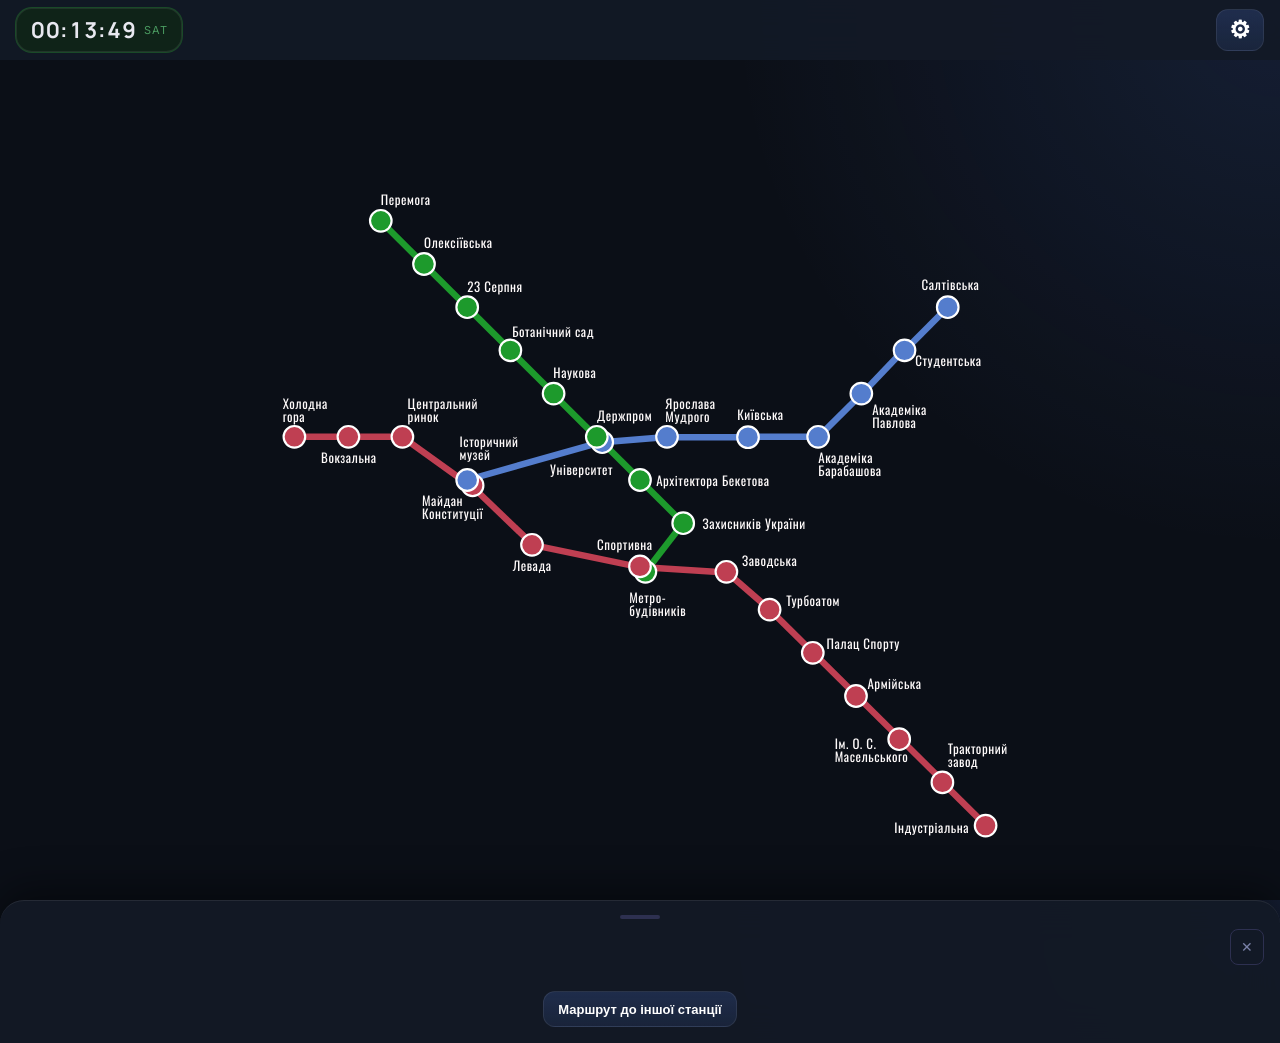
<file: index.html>
<!DOCTYPE html>
<html lang="uk">
<head>
<meta charset="UTF-8">
<meta name="viewport" content="width=device-width, initial-scale=1.0, maximum-scale=1.0, user-scalable=no">
<link rel="preconnect" href="https://fonts.googleapis.com">
<link rel="preconnect" href="https://fonts.gstatic.com" crossorigin>
<link href="https://fonts.googleapis.com/css2?family=Inter:wght@400;500;600;700;800&family=Manrope:wght@600;700;800&display=swap" rel="stylesheet">
<title>Kharkiv Metro</title>
<link rel="icon" href="img/favicon.ico" type="image/x-icon">
<link rel="stylesheet" href="styles/main.css">
</head>
<body>

<div id="header">
  <div id="clock-wrap">
    <span id="clock">00:00:00</span>
    <span id="day-badge">будні</span>
  </div>
  <button id="settings-btn">⚙</button>
</div>

<div id="map-wrap"></div>

<div id="bottom-panel">
  <div class="panel-drag-area">
    <div class="panel-drag-handle"></div>
  </div>
  <div class="panel-inner">
    <div class="panel-header-row">
      <div class="station-name">
        <div class="line-dot" id="panel-dot"></div>
        <span id="panel-name"></span>
      </div>
      <button id="panel-close-btn" aria-label="Закрити">✕</button>
    </div>
    <div class="line-label" id="panel-line"></div>

    <div class="times-grid" id="times-grid"></div>

    <div id="route-section">
      <div style="display:flex;align-items:center;justify-content:center;gap:8px;flex-wrap:wrap">
        <button id="route-btn">Маршрут до іншої станції</button>
      </div>
      <div id="route-result"></div>
    </div>
  </div>
</div>

<div id="settings-overlay">
  <div id="settings-box">
    <h2 style="display:flex;justify-content:space-between;align-items:center">
  Налаштування
  <span style="color:#4a5280;font-size:13px;font-weight:400">@T0riU</span>
</h2>

    <div class="setting-section">Час між станціями</div>
    <div class="setting-row">
      <label>Синя лінія (сек)</label>
      <input type="number" id="s-blue" min="30" max="300" step="5">
    </div>
    <div class="setting-row">
      <label>Зелена лінія (сек)</label>
      <input type="number" id="s-green" min="30" max="300" step="5">
    </div>
    <div class="setting-row">
      <label>Червона лінія (сек)</label>
      <input type="number" id="s-red" min="30" max="300" step="5">
    </div>

    <div class="setting-section">Пересадки</div>
    <div class="setting-row">
      <label>Час пересадки (сек)</label>
      <input type="number" id="s-transfer" min="30" max="600" step="10">
    </div>

    <button id="settings-close">Закрити</button>
  </div>
</div>

<script type="module" src="js/app.js"></script>
<!-- <script src="js/main.js"></script> -->
</body>
</html>
</file>
<file: styles/main.css>
* { box-sizing: border-box; margin: 0; padding: 0; }

body {
  background:
    radial-gradient(circle at top right,
      rgba(91,140,255,.12),
      transparent 35%),
    #0b0f17;
  color: #e8e8f0;
 font-family: 'Inter', sans-serif;
  height: 100dvh;
  display: flex;
  flex-direction: column;
  overflow: hidden;
}

/* ── Header ─────────────────────────────── */
.station-name,
.route-time-big,
.route-time,
.next-train,
#clock {
  font-family: 'Manrope', sans-serif;
}
#header {
  background: rgba(19,26,38,.92);
  backdrop-filter: blur(16px);
  border-bottom: 1px solid var(--border);
  display: flex;
  align-items: center;
  justify-content: space-between;
  padding: 8px 16px;
  flex-shrink: 0;
  z-index: 10;
}
#clock-wrap {
  display: flex;
  align-items: center;
  gap: 8px;
    background: rgba(255,255,255,.04);
  border: 1px solid rgba(255,255,255,.08);
  border-radius: 16px;
  padding: 6px 14px;
  transition: background 0.4s;
}
/* будні — синюватий */
#clock-wrap.weekday {
  background: #1a2040;
  box-shadow: 0 0 0 1px #2d3a6a;
}
/* вихідні — зеленуватий */
#clock-wrap.weekend {
  background: #0f2318;
  box-shadow: 0 0 0 1px #1a4a28;
}
#clock {
   font-size: 22px;
  letter-spacing: .03em;
  font-weight: 700;
  font-variant-numeric: tabular-nums;
  color: #e8e8f0;
}
#settings-btn {
  background: none;
  border: 1px solid #2d3050;
  color: #7a82a8;
  border-radius: 8px;
  padding: 6px 12px;
  font-size: 13px;
  cursor: pointer;
  transition: all 0.15s;
}
#settings-btn:hover { background: #2d3050; color: #e8e8f0; }

/* ── Map container ───────────────────────── */
#map-wrap {
  flex: 1;
  overflow: hidden;
  position: relative;
  cursor: grab;
  user-select: none;
  touch-action: none;
}
#map-wrap.panning { cursor: grabbing; }
#map-wrap svg {
  position: absolute;
  transform-origin: 0 0;
  will-change: transform;
}

/* By default, disable pointer events on ALL svg children —
   this prevents decorative elements from eating clicks */
#map-wrap svg * {
  pointer-events: none;
}

/* Re-enable only on station elements and their parents */
#map-wrap svg [data-station] {
  pointer-events: all;
  cursor: pointer;
}

/* clickable station circles */
#map-wrap svg ellipse[data-station] {
  cursor: pointer;
  transition: opacity 0.12s;
}
#map-wrap svg ellipse[data-station]:hover {
  opacity: 0.75;
}
#map-wrap svg ellipse.selected {
  stroke: #fff !important;
  stroke-width: 3 !important;
  opacity: 1;
}
#map-wrap svg text[data-station]:hover {
  opacity: 0.8;
}

/* ── Bottom panel ─────────────────────────── */
/*
  The panel has three logical states:
    - hidden     : nothing selected, panel fully off-screen
    - collapsed  : a station is selected but the panel is "swiped down" —
                    only the drag handle strip remains visible
    - open       : full panel content visible

  Sizing is driven by CSS variables so JS can animate drag in real time:
    --panel-open-h   : height of the panel when fully open (content height, capped)
    --panel-collapsed-h : height of the visible strip when collapsed (handle only)
    --panel-drag     : live drag offset in px, applied during touch/mouse drag

  translateY(0) = fully open, translateY(open-h - collapsed-h) = collapsed.
*/
.panel-drag-area {
  padding: 18px 0 18px;
}
#bottom-panel {
  --panel-collapsed-h: 56px;
  --panel-open-h: min(75dvh, 620px);
  --panel-drag: 0px;

  position: absolute;
  left: 0; right: 0; bottom: 0;
  flex-shrink: 0;
  height: auto;
  max-height: var(--panel-open-h);
 background: rgba(19,26,38,.96);
  backdrop-filter: blur(20px);

  border-top: 1px solid rgba(255,255,255,.08);

  border-radius: 24px 24px 0 0;

  box-shadow:
    0 -10px 40px rgba(0,0,0,.45);
  transform: translateY(calc(100% + var(--panel-drag)));
  transition: transform 0.3s cubic-bezier(0.25, 0.8, 0.35, 1);
  display: flex;
  flex-direction: column;
  z-index: 20;
}

#bottom-panel.open {
  transform: translateY(var(--panel-drag));
}

#bottom-panel.collapsed {
  transform: translateY(calc(100% - var(--panel-collapsed-h) + var(--panel-drag)));
}
/* Dragging in progress: kill the transition so movement tracks the finger 1:1 */
#bottom-panel.dragging {
  transition: none;
}

.panel-drag-handle {
  width: 40px;
  height: 4px;
  background: #2d3050;
  border-radius: 2px;
  margin: 8px auto 0;
  flex-shrink: 0;
  touch-action: none;
}
/* Make the whole top strip an easy drag target, not just the 4px bar */
.panel-drag-area {
  flex-shrink: 0;
  padding: 6px 0 10px;
  cursor: grab;
  touch-action: none;
}
#bottom-panel.dragging .panel-drag-area,
#bottom-panel.dragging .panel-drag-handle {
  cursor: grabbing;
}

.panel-inner {
  padding: 0 16px 16px;
  overflow-y: auto;
  flex: 1;
  min-height: 0;
}

/* Station header */
.station-name {
  font-size: 20px;
  font-weight: 700;
  margin-bottom: 4px;
  display: flex;
  align-items: center;
  gap: 8px;
}
.line-dot {
  width: 12px; height: 12px;
  border-radius: 50%;
  flex-shrink: 0;
}
.line-label {
  font-size: 11px;
  text-transform: uppercase;
  letter-spacing: 0.08em;
  color: #9ca8c7;
  margin-bottom: 12px;
}

/* Train times */
.times-grid {
  display: grid;
  grid-template-columns: 1fr 1fr;
  gap: 10px;
  margin-bottom: 14px;
}
.direction-card {
  background: #1c1f30;
  border-radius: 10px;
  padding: 10px 12px;
  border-left: 3px solid transparent;
  backdrop-filter: blur(12px);

  transition: all .2s ease;
}
.direction-card:hover {
  transform: translateY(-2px);
}

.direction-card .dir-label {
  font-size: 11px;
  text-transform: uppercase;
  letter-spacing: 0.07em;
  color: #9ca8c7;
  margin-bottom: 6px;
}
.dir-terminal {
  font-size: 13px;
  font-weight: 600;
  margin-bottom: 6px;
}
.next-train {
  font-size: 22px;
  font-weight: 800;
  font-variant-numeric: tabular-nums;
}
.next-train span.unit { font-size: 13px; font-weight: 400; color: #9ca8c7; }
.next-train-time {
  font-size: 12px;
  color: #9ca8c7;
  margin-top: 2px;
}
.no-trains { color: #9ca8c7; font-size: 13px; }

/* Route button */
#route-section { margin-top: 4px; }
#route-section h3 {
  font-size: 12px;
  text-transform: uppercase;
  letter-spacing: 0.08em;
  color: #9ca8c7;
  margin-bottom: 8px;
}
#route-btn {
  display: inline-flex;
  align-items: center;
  gap: 6px;
  background: #2a2e48;
  border: none;
  border-radius: 8px;
  padding: 8px 14px;
  color: #c0c8f0;
  font-size: 13px;
  cursor: pointer;
  transition: background 0.15s;
}
#route-btn:hover { background: #353a60; }
#route-btn.active {
  background: #3a2e10;
  color: #f0d8a0;
}
#route-btn.active:hover { background: #4a3a14; }

#route-result {
  margin-top: 10px;
  padding: 14px 12px;
  background: #1c1f30;
  border-radius: 10px;
  font-size: 13px;
  color: #c0c8f0;
  display: none;
  /* убрать ограничение ширины */
  max-width: none;
  margin-left: 0;
  margin-right: 0;
}
#route-result.show { display: block; }
#route-result .route-time {
  font-size: 24px;
  font-weight: 800;
  color: #e8e8f0;
  margin-bottom: 4px;
}
#route-result .route-path {
  color: #9ca8c7;
  font-size: 12px;
}
.route-no {
  text-align: center;
  color: #9ca8c7;
  padding: 8px 0;
}
#route-btn,
#settings-close,
#settings-btn {
  border: 1px solid rgba(255,255,255,.08);

  background:
    linear-gradient(
      180deg,
      rgba(91,140,255,.18),
      rgba(91,140,255,.10)
    );

  color: #fff;

  border-radius: 12px;

  font-weight: 600;

  transition: .2s ease;
}

#route-btn:hover,
#settings-close:hover,
#settings-btn:hover {
  transform: translateY(-1px);
  background:
    linear-gradient(
      180deg,
      rgba(91,140,255,.25),
      rgba(91,140,255,.15)
    );
}
.next-train,
.route-time,
.route-time-big {
  letter-spacing: -0.03em;
  line-height: 1;
}
/* ── Settings overlay ─────────────────────── */
#settings-overlay {
  display: none;
  position: fixed;
  inset: 0;
  background: rgba(0,0,0,0.7);
  z-index: 100;
  align-items: center;
  justify-content: center;
}
#settings-overlay.open { display: flex; }
#settings-box {
  background: #151720;
  border: 1px solid #22253a;
  border-radius: 16px;
  padding: 24px;
  width: min(400px, 92vw);
  max-height: 80dvh;
  overflow-y: auto;
}
#settings-box h2 {
  font-size: 16px;
  font-weight: 700;
  margin-bottom: 16px;
}
#settings-btn {
  font-size: 24px;
}
.setting-row {
  display: flex;
  align-items: center;
  justify-content: space-between;
  margin-bottom: 12px;
  font-size: 13px;
  color: #a0a8c8;
}
.setting-row label { color: #c0c8f0; font-size: 13px; }
.setting-row input[type=number] {
  width: 64px;
  background: #1c1f30;
  border: 1px solid #2d3050;
  border-radius: 6px;
  color: #e8e8f0;
  padding: 4px 8px;
  font-size: 13px;
}
.setting-section {
  margin-top: 16px;
  margin-bottom: 8px;
  font-size: 11px;
  text-transform: uppercase;
  letter-spacing: 0.08em;
  color: #4a5280;
}
#settings-close {
  margin-top: 16px;
  width: 100%;
  background: #2a2e48;
  border: none;
  border-radius: 8px;
  padding: 10px;
  color: #e8e8f0;
  font-size: 14px;
  cursor: pointer;
}
#settings-close:hover { background: #353a60; }

/* Day type badge */
#day-badge {
  font-size: 11px;
  text-transform: uppercase;
  letter-spacing: 0.06em;
  color: #9ca8c7;
}
#clock-wrap.weekend #day-badge { color: #4a9a60; }
#clock-wrap.weekday #day-badge { color: #5a80c8; }

/* ── Panel close ──────────────────────────── */
.panel-header-row {
  display: flex;
  align-items: flex-start;
  justify-content: space-between;
  gap: 8px;
  margin-bottom: 4px;
}
#panel-close-btn {
  background: none;
  border: 1px solid #2d3050;
  border-radius: 8px;
  color: #7a82a8;
  padding: 4px 10px;
  font-size: 14px;
  cursor: pointer;
  flex-shrink: 0;
  line-height: 1;
  touch-action: manipulation;
}
#panel-close-btn:active { background: #2d3050; }

/* ── Route result — detailed ─────────────── */
.route-summary {
  display: flex;
  flex-direction: column;
  align-items: center;
  gap: 2px;
  margin-bottom: 10px;
  text-align: center;
}
.route-time-big {
  font-size: 28px;
  font-weight: 800;
  color: #e8e8f0;
}
.route-stops {
  font-size: 13px;
  color: #9ca8c7;
}
.route-steps {
  display: flex;
  flex-direction: column;
  gap: 6px;
  margin-bottom: 10px;
}
.route-step {
  display: flex;
  gap: 10px;
  align-items: stretch;
  text-align: left;
}
.route-step-line {
  width: 4px;
  border-radius: 2px;
  flex-shrink: 0;
  min-height: 48px;
}
.route-step-body {
  flex: 1;
}
.route-step-from {
  font-size: 13px;
  font-weight: 600;
  color: #e8e8f0;
}
.route-step-meta {
  font-size: 11px;
  color: #9ca8c7;
  margin: 2px 0;
}
.route-step-to {
  font-size: 12px;
  color: #a0a8c8;
}
.route-transfer-badge {
  font-size: 12px;
  color: #c0a840;
  background: #2a2410;
  border-radius: 6px;
  padding: 5px 10px;
  margin: 2px 0;
  text-align: left;
}
.route-trains {
  border-top: 1px solid #22253a;
  padding-top: 8px;
  text-align: left;
}
.route-trains-label {
  font-size: 11px;
  color: #9ca8c7;
  text-transform: uppercase;
  letter-spacing: 0.06em;
  margin-bottom: 6px;
}
.route-train-list {
  display: flex;
  flex-wrap: wrap;
  gap: 14px;
}
.route-train-row {
  display: flex;
  flex-direction: column;
  align-items: flex-start;
  font-size: 13px;
  padding: 0;
}
.route-train-dep {
  font-weight: 600;
  color: #e8e8f0;
}
.route-train-arr {
  color: #9ca8c7;
  font-size: 12px;
}

/* ── Mobile touch targets ────────────────── */
button {
  touch-action: manipulation;
  -webkit-tap-highlight-color: transparent;
  min-height: 36px;
}

/* ── Responsive ──────────────────────────── */
@media (max-width: 480px) {
  #header h1 { font-size: 11px; }
  #clock { font-size: 16px; }
  #settings-btn { padding: 5px 8px; font-size: 12px; }

  .times-grid { grid-template-columns: 1fr 1fr; gap: 8px; }
  .next-train { font-size: 18px; }

  .route-time-big { font-size: 22px; }

  #route-result { font-size: 12px; }
}

#panel-close-btn {
  opacity: 1;
  transition: opacity .2s ease;
}

#bottom-panel.collapsed #panel-close-btn {
  opacity: 0;
  pointer-events: none;
}
</file>
